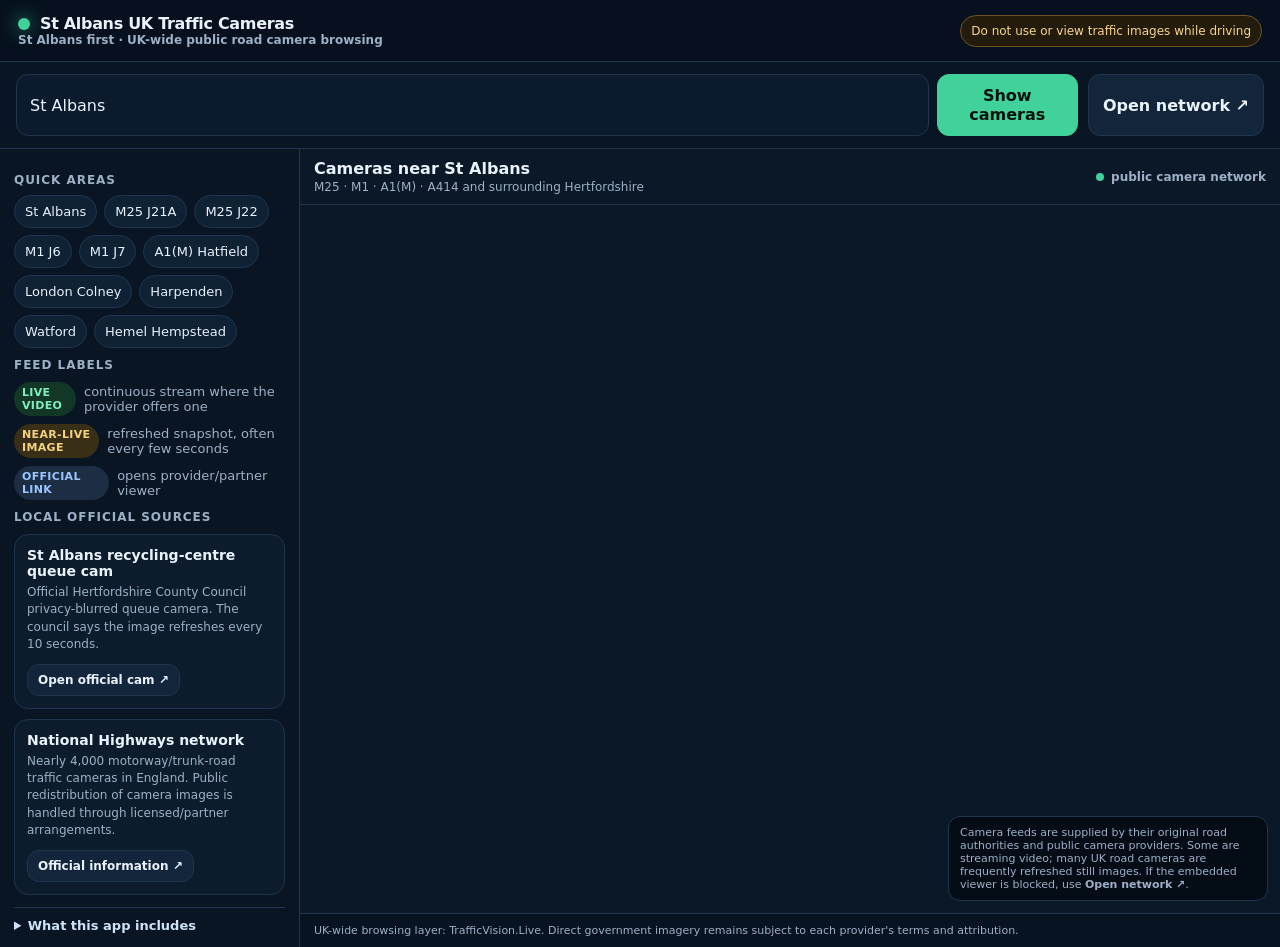
<file: uk-live-traffic-cameras/index.html>
<!doctype html>
<html lang="en">
<head>
<meta charset="utf-8" />
<meta name="viewport" content="width=device-width,initial-scale=1,viewport-fit=cover" />
<meta name="theme-color" content="#07111f" />
<title>St Albans UK Traffic Cameras</title>
<meta name="description" content="St Albans-first UK public traffic camera viewer with motorway, regional and official camera sources." />
<style>
:root{
  --bg:#07111f;--panel:#0d1b2a;--panel2:#10243a;--line:#20354d;--text:#eaf2fb;--muted:#9db0c6;
  --accent:#41d19a;--warn:#f6c15b;--blue:#66a9ff;--danger:#ff7b7b;--radius:18px;
}
*{box-sizing:border-box} html,body{margin:0;background:var(--bg);color:var(--text);font-family:Inter,ui-sans-serif,system-ui,-apple-system,BlinkMacSystemFont,"Segoe UI",sans-serif}
body{min-height:100vh} button,input,a{font:inherit}
a{color:inherit;text-decoration:none}
.shell{min-height:100vh;display:grid;grid-template-rows:auto auto 1fr}
.topbar{display:flex;gap:14px;align-items:center;justify-content:space-between;padding:14px 18px;border-bottom:1px solid var(--line);background:rgba(7,17,31,.96);position:sticky;top:0;z-index:20}
.brand{display:flex;align-items:center;gap:10px;font-weight:800;letter-spacing:-.02em}
.brand-dot{width:12px;height:12px;border-radius:999px;background:var(--accent);box-shadow:0 0 18px rgba(65,209,154,.8)}
.sub{font-size:12px;color:var(--muted);font-weight:600}
.drive-warning{font-size:12px;color:#f8d58d;border:1px solid #6d5427;background:#231c0d;padding:8px 10px;border-radius:999px;white-space:nowrap}
.controls{display:grid;grid-template-columns:minmax(0,1fr) auto;gap:10px;padding:12px 16px;border-bottom:1px solid var(--line);background:#091523}
.search{display:flex;gap:8px;min-width:0}
.search input{width:100%;background:#0b1b2d;color:var(--text);border:1px solid var(--line);border-radius:12px;padding:12px 13px;outline:none}
.search input:focus{border-color:var(--blue);box-shadow:0 0 0 3px rgba(102,169,255,.12)}
.btn{border:1px solid var(--line);background:#12253a;color:var(--text);padding:11px 14px;border-radius:12px;cursor:pointer;font-weight:700}
.btn:hover{background:#17304b}.btn.primary{background:var(--accent);border-color:var(--accent);color:#04120d}
.main{display:grid;grid-template-columns:300px minmax(0,1fr);min-height:0}
.side{border-right:1px solid var(--line);background:#091523;padding:14px;overflow:auto}
.section-title{font-size:12px;text-transform:uppercase;letter-spacing:.08em;color:var(--muted);margin:10px 0 8px;font-weight:800}
.chips{display:flex;flex-wrap:wrap;gap:7px}
.chip{background:#0f2135;border:1px solid var(--line);color:var(--text);padding:8px 10px;border-radius:999px;cursor:pointer;font-size:13px}
.chip:hover{border-color:#3a5a7b}
.legend{display:grid;gap:8px;margin-top:10px}
.legend-row{display:flex;align-items:center;gap:8px;font-size:13px;color:var(--muted)}
.badge{display:inline-flex;align-items:center;gap:6px;padding:4px 8px;border-radius:999px;font-size:11px;font-weight:800;letter-spacing:.03em}
.badge.video{background:#123727;color:#81efbc}.badge.image{background:#382f16;color:#f4d27f}.badge.link{background:#1c2d44;color:#9bc7ff}
.card{border:1px solid var(--line);background:#0d1c2d;border-radius:14px;padding:12px;margin-top:10px}
.card h3{margin:0 0 5px;font-size:14px}.card p{margin:0;color:var(--muted);font-size:12px;line-height:1.45}
.card-actions{display:flex;gap:8px;margin-top:10px}.small{padding:8px 10px;font-size:12px}
.viewer{display:grid;grid-template-rows:auto 1fr;min-width:0;min-height:0}
.viewer-head{display:flex;align-items:center;justify-content:space-between;gap:10px;padding:10px 14px;background:#0b1828;border-bottom:1px solid var(--line)}
.viewer-title{min-width:0}.viewer-title strong{display:block}.viewer-title span{display:block;color:var(--muted);font-size:12px;margin-top:2px}
.frame-wrap{position:relative;background:#07111f;min-height:68vh}
iframe{width:100%;height:100%;min-height:68vh;border:0;background:#0b1828}
.overlay{position:absolute;right:12px;bottom:12px;background:rgba(4,11,20,.86);border:1px solid var(--line);border-radius:12px;padding:9px 11px;font-size:11px;color:var(--muted);max-width:320px}
.status{display:inline-flex;align-items:center;gap:7px}.status i{width:8px;height:8px;border-radius:50%;background:var(--accent);display:inline-block}
.mobile-tabs{display:none}
details{border-top:1px solid var(--line);margin-top:12px;padding-top:10px}
summary{cursor:pointer;color:#cfe3fb;font-weight:700;font-size:13px}
.note{font-size:12px;line-height:1.45;color:var(--muted)}
.footer-note{padding:10px 14px;border-top:1px solid var(--line);font-size:11px;color:var(--muted);background:#081321}
@media(max-width:860px){
  .topbar{align-items:flex-start}.drive-warning{display:none}
  .controls{grid-template-columns:1fr}.main{grid-template-columns:1fr}
  .side{border-right:0;border-bottom:1px solid var(--line);padding:10px 12px;max-height:none}
  .side .desktop-only{display:none}.mobile-tabs{display:flex;gap:8px;overflow:auto;padding-bottom:4px}
  .frame-wrap,iframe{min-height:72vh}
  .overlay{left:10px;right:10px;bottom:10px;max-width:none}
}
</style>
</head>
<body>
<div class="shell">
  <header class="topbar">
    <div>
      <div class="brand"><span class="brand-dot"></span>St Albans UK Traffic Cameras</div>
      <div class="sub">St Albans first · UK-wide public road camera browsing</div>
    </div>
    <div class="drive-warning">Do not use or view traffic images while driving</div>
  </header>

  <section class="controls">
    <div class="search">
      <input id="searchInput" value="St Albans" aria-label="Search town, road or junction" placeholder="Town, road or junction — e.g. St Albans, M25 J22" />
      <button class="btn primary" onclick="runSearch()">Show cameras</button>
    </div>
    <button class="btn" onclick="openExternal()">Open network ↗</button>
  </section>

  <main class="main">
    <aside class="side">
      <div class="mobile-tabs">
        <button class="chip" onclick="setSearch('St Albans')">Near St Albans</button>
        <button class="chip" onclick="setSearch('M25')">M25</button>
        <button class="chip" onclick="setSearch('M1')">M1</button>
        <button class="chip" onclick="setUkWide()">UK wide</button>
      </div>

      <div class="desktop-only">
        <div class="section-title">Quick areas</div>
        <div class="chips">
          <button class="chip" onclick="setSearch('St Albans')">St Albans</button>
          <button class="chip" onclick="setSearch('M25 Junction 21A')">M25 J21A</button>
          <button class="chip" onclick="setSearch('M25 Junction 22')">M25 J22</button>
          <button class="chip" onclick="setSearch('M1 Junction 6')">M1 J6</button>
          <button class="chip" onclick="setSearch('M1 Junction 7')">M1 J7</button>
          <button class="chip" onclick="setSearch('Hatfield Tunnel')">A1(M) Hatfield</button>
          <button class="chip" onclick="setSearch('London Colney')">London Colney</button>
          <button class="chip" onclick="setSearch('Harpenden')">Harpenden</button>
          <button class="chip" onclick="setSearch('Watford')">Watford</button>
          <button class="chip" onclick="setSearch('Hemel Hempstead')">Hemel Hempstead</button>
        </div>

        <div class="section-title">Feed labels</div>
        <div class="legend">
          <div class="legend-row"><span class="badge video">LIVE VIDEO</span> continuous stream where the provider offers one</div>
          <div class="legend-row"><span class="badge image">NEAR-LIVE IMAGE</span> refreshed snapshot, often every few seconds</div>
          <div class="legend-row"><span class="badge link">OFFICIAL LINK</span> opens provider/partner viewer</div>
        </div>

        <div class="section-title">Local official sources</div>
        <div class="card">
          <h3>St Albans recycling-centre queue cam</h3>
          <p>Official Hertfordshire County Council privacy-blurred queue camera. The council says the image refreshes every 10 seconds.</p>
          <div class="card-actions">
            <a class="btn small" target="_blank" rel="noopener" href="https://www.hertfordshire.gov.uk/services/recycling-waste-and-environment/recycling-and-waste/where-can-i-recycle/household-waste-recycling-centres/st-albans-household-waste-recycling-centre.aspx">Open official cam ↗</a>
          </div>
        </div>
        <div class="card">
          <h3>National Highways network</h3>
          <p>Nearly 4,000 motorway/trunk-road traffic cameras in England. Public redistribution of camera images is handled through licensed/partner arrangements.</p>
          <div class="card-actions">
            <a class="btn small" target="_blank" rel="noopener" href="https://nationalhighways.co.uk/roads-and-travel/live-travel-updates/traffic-cameracctv-services/">Official information ↗</a>
          </div>
        </div>

        <details>
          <summary>What this app includes</summary>
          <p class="note">This viewer is for public traffic and road-condition cameras. It does not index private CCTV, unsecured IP cameras, police-only systems, ANPR/plate data or enforcement-camera feeds.</p>
        </details>
      </div>
    </aside>

    <section class="viewer">
      <div class="viewer-head">
        <div class="viewer-title">
          <strong id="viewerHeading">Cameras near St Albans</strong>
          <span id="viewerSub">M25 · M1 · A1(M) · A414 and surrounding Hertfordshire</span>
        </div>
        <div class="status"><i></i><span class="sub">public camera network</span></div>
      </div>
      <div class="frame-wrap">
        <iframe id="cameraFrame" title="UK public traffic camera network" loading="eager" allow="fullscreen" src="https://trafficvision.live/?search=St+Albans&state=England"></iframe>
        <div class="overlay">
          Camera feeds are supplied by their original road authorities and public camera providers. Some are streaming video; many UK road cameras are frequently refreshed still images. If the embedded viewer is blocked, use <strong>Open network ↗</strong>.
        </div>
      </div>
      <div class="footer-note">UK-wide browsing layer: TrafficVision.Live. Direct government imagery remains subject to each provider's terms and attribution.</div>
    </section>
  </main>
</div>

<script>
const frame = document.getElementById('cameraFrame');
const search = document.getElementById('searchInput');
const heading = document.getElementById('viewerHeading');
const sub = document.getElementById('viewerSub');

function urlFor(term){
  return 'https://trafficvision.live/?search=' + encodeURIComponent(term) + '&state=England';
}
function setSearch(term){
  search.value = term;
  frame.src = urlFor(term);
  heading.textContent = 'Cameras near ' + term;
  sub.textContent = term === 'St Albans'
    ? 'M25 · M1 · A1(M) · A414 and surrounding Hertfordshire'
    : 'Public traffic cameras matching this road or area';
}
function setUkWide(){
  search.value = 'United Kingdom';
  frame.src = 'https://trafficvision.live/map';
  heading.textContent = 'UK-wide camera map';
  sub.textContent = 'England · Scotland · Wales · Northern Ireland';
}
function runSearch(){
  const term = search.value.trim() || 'St Albans';
  if (/^(uk|united kingdom)$/i.test(term)) return setUkWide();
  setSearch(term);
}
function openExternal(){
  window.open(frame.src,'_blank','noopener');
}
search.addEventListener('keydown', e => { if(e.key === 'Enter') runSearch(); });
</script>
</body>
</html>
</file>
